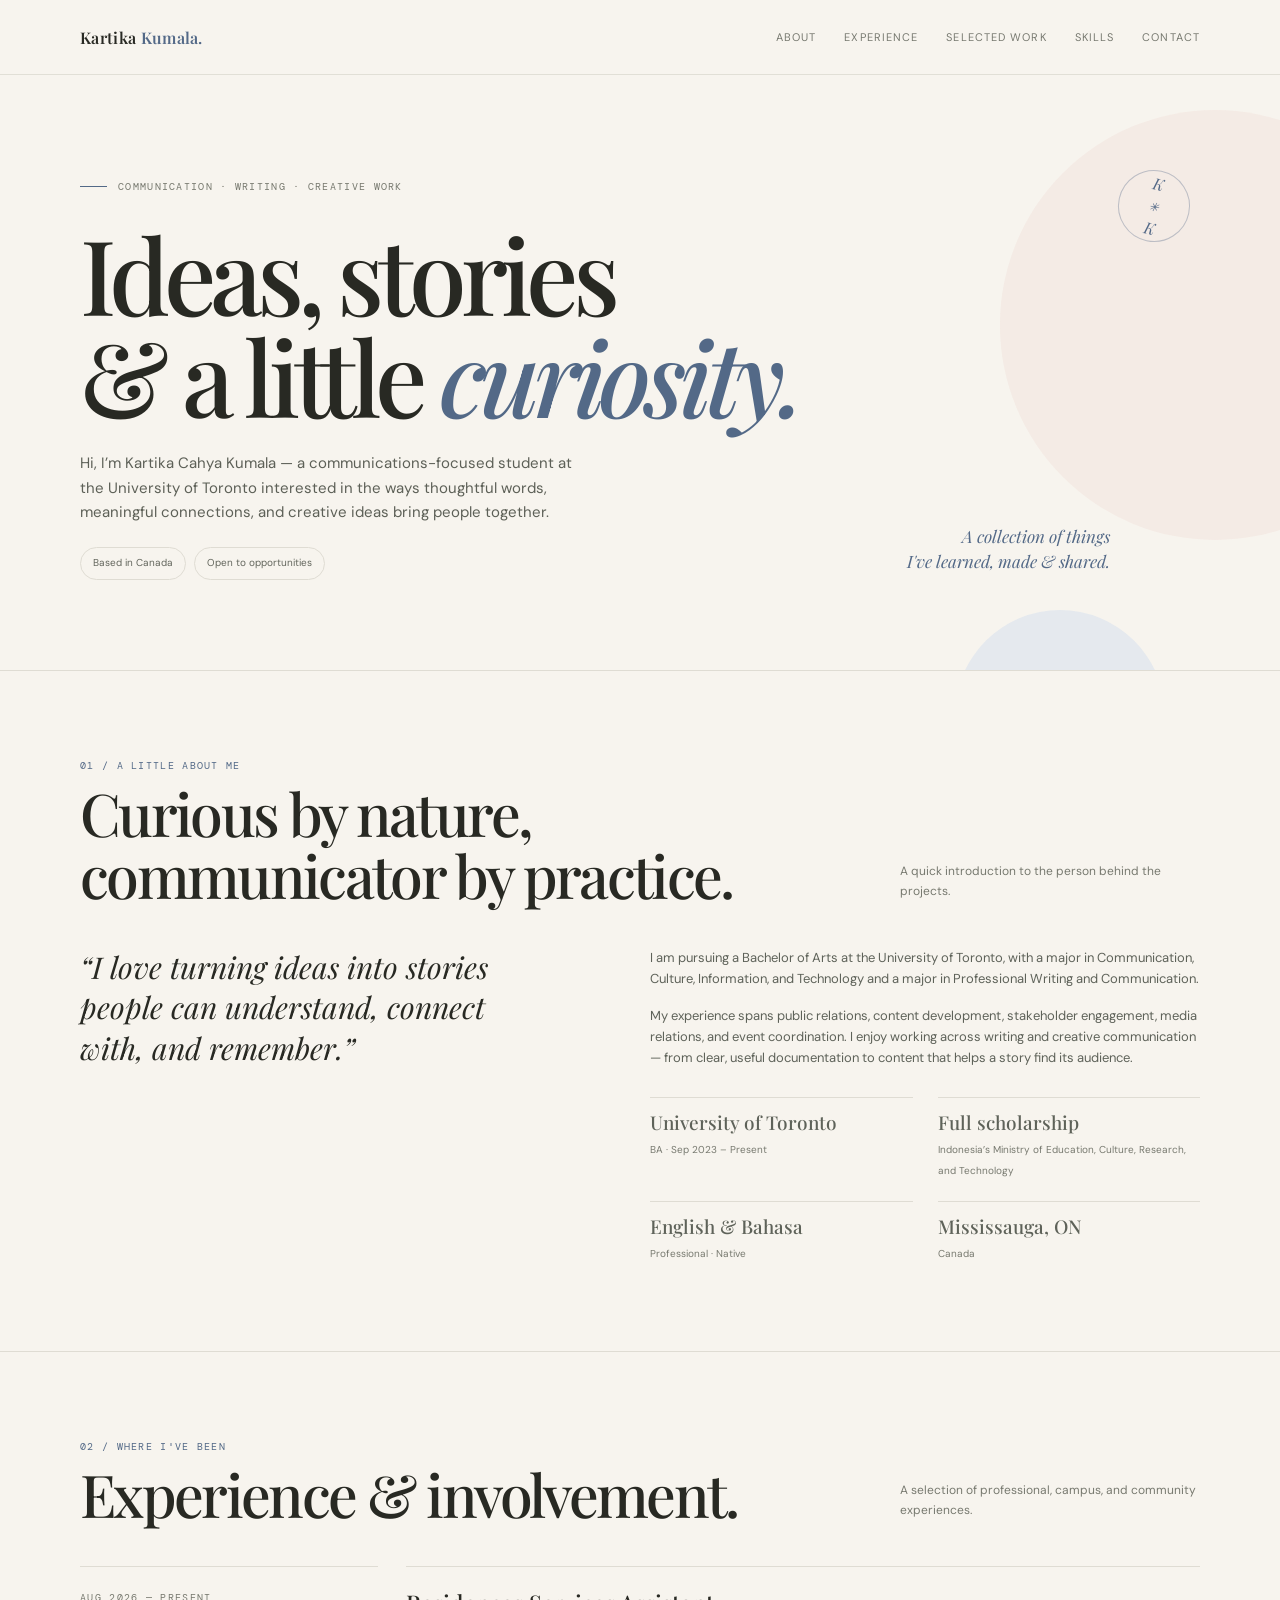
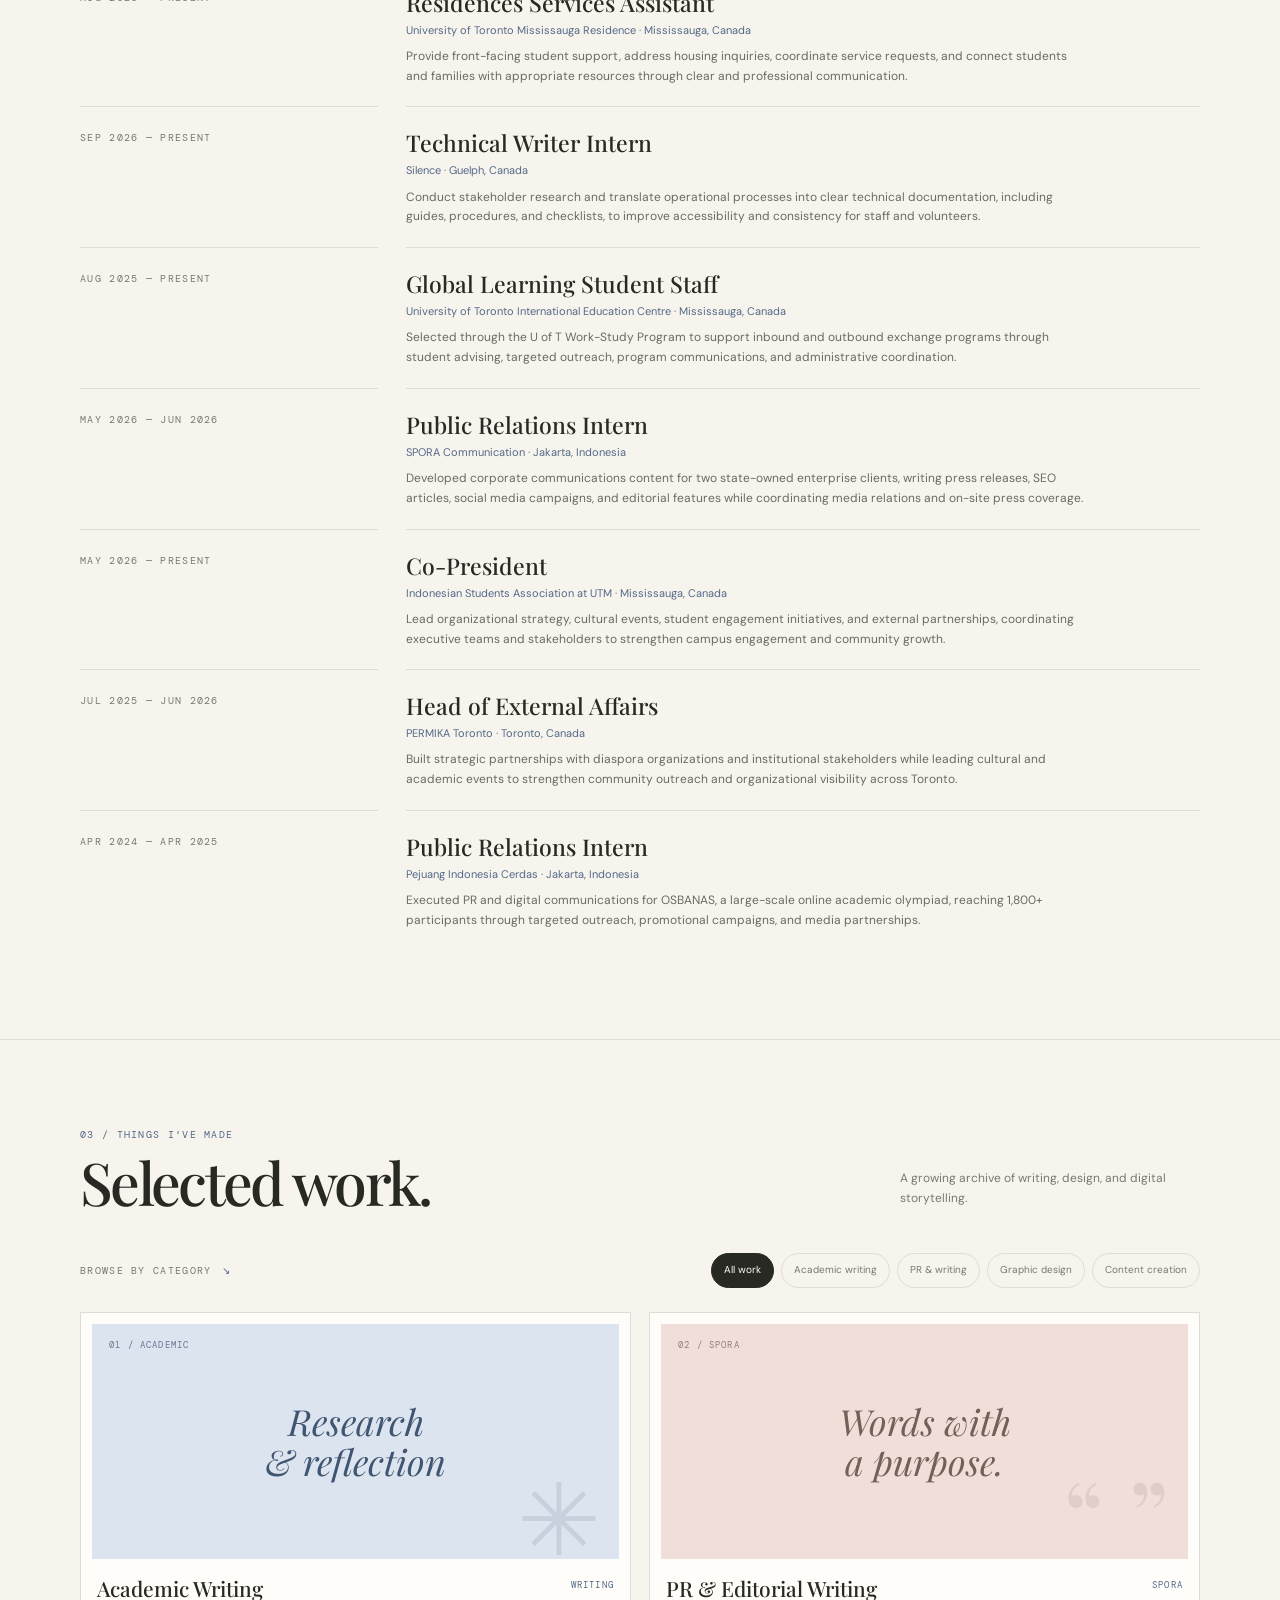
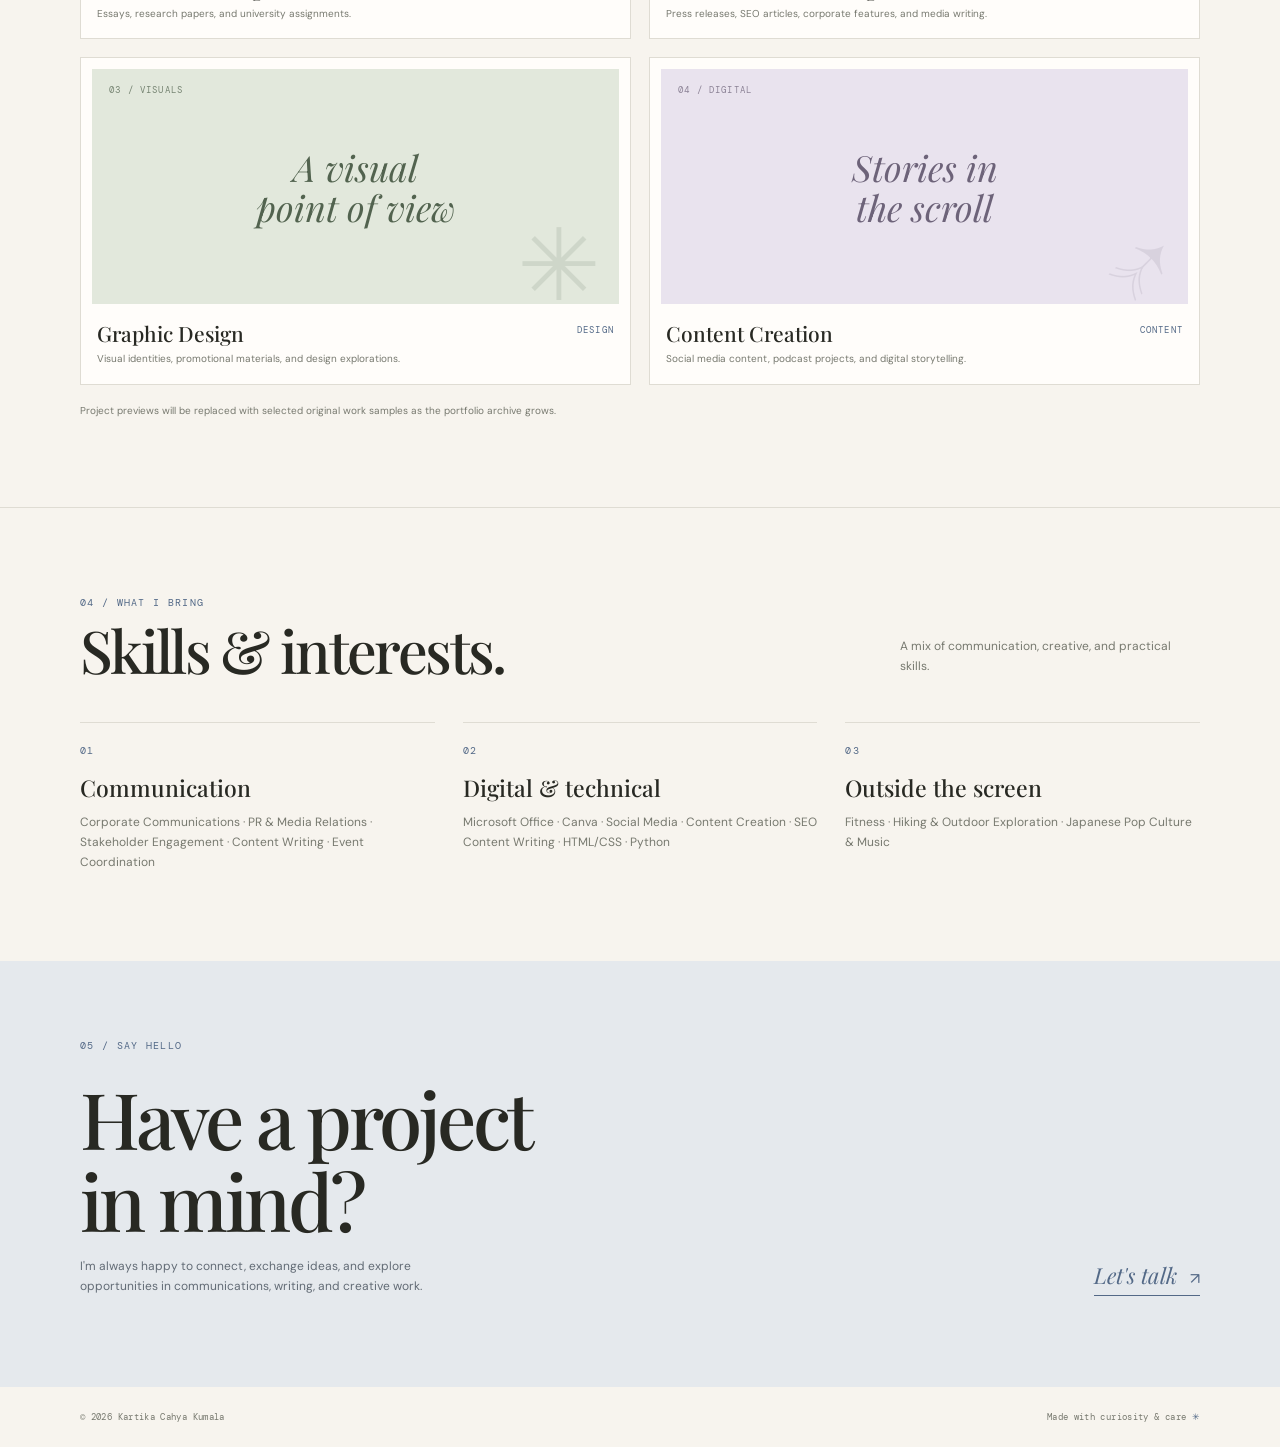
<file: index.html>
<!doctype html>
<html lang="en">
<head>
  <meta charset="utf-8">
  <meta name="viewport" content="width=device-width, initial-scale=1">
  <meta name="theme-color" content="#f7f4ee">
  <meta name="description" content="Portfolio of Kartika Cahya Kumala — communication, writing, and creative work.">
  <title>Kartika Cahya Kumala — Portfolio</title>
  <link rel="preconnect" href="https://fonts.googleapis.com">
  <link rel="preconnect" href="https://fonts.gstatic.com" crossorigin>
  <link href="https://fonts.googleapis.com/css2?family=DM+Mono:wght@400;500&family=DM+Sans:wght@400;500;600;700&family=Playfair+Display:ital,wght@0,500;0,600;1,500;1,600&display=swap" rel="stylesheet">
  <link rel="stylesheet" href="style.css">
</head>
<body>
  <header class="site-header">
    <div class="container nav">
      <a class="brand" href="#home">Kartika <span>Kumala.</span></a>
      <button class="menu-toggle" id="menuToggle" aria-expanded="false" aria-controls="siteNav">Menu <span>↗</span></button>
      <nav class="nav-links" id="siteNav" aria-label="Main navigation">
        <a href="#about">About</a><a href="#experience">Experience</a>
        <a href="#work">Selected work</a><a href="#skills">Skills</a><a href="#contact">Contact</a>
      </nav>
    </div>
  </header>

  <main>
    <section class="hero" id="home">
      <div class="container hero-inner">
        <div class="eyebrow"><span></span> Communication · Writing · Creative work</div>
        <h1>Ideas, stories<br>& a little <em>curiosity.</em></h1>
        <div class="hero-bottom">
          <div class="hero-intro">
            <p>Hi, I’m Kartika Cahya Kumala — a communications-focused student at the University of Toronto interested in the ways thoughtful words, meaningful connections, and creative ideas bring people together.</p>
            <div class="pills"><span>Based in Canada</span><span>Open to opportunities</span></div>
          </div>
          <p class="hero-note">A collection of things<br>I've learned, made & shared.</p>
        </div>
        <div class="hero-stamp" aria-hidden="true">K<span>✳</span>K</div>
      </div>
    </section>

    <section class="section" id="about">
      <div class="container">
        <div class="section-heading">
          <div><p class="section-number">01 / A little about me</p><h2>Curious by nature,<br>communicator by practice.</h2></div>
          <p class="section-aside">A quick introduction to the person behind the projects.</p>
        </div>
        <div class="about-grid">
          <p class="about-quote">“I love turning ideas into stories people can understand, connect with, and remember.”</p>
          <div class="about-copy">
            <p>I am pursuing a Bachelor of Arts at the University of Toronto, with a major in Communication, Culture, Information, and Technology and a major in Professional Writing and Communication.</p>
            <p>My experience spans public relations, content development, stakeholder engagement, media relations, and event coordination. I enjoy working across writing and creative communication — from clear, useful documentation to content that helps a story find its audience.</p>
            <div class="facts">
              <div><strong>University of Toronto</strong><span>BA · Sep 2023 – Present</span></div>
              <div><strong>Full scholarship</strong><span>Indonesia’s Ministry of Education, Culture, Research, and Technology</span></div>
              <div><strong>English & Bahasa</strong><span>Professional · Native</span></div>
              <div><strong>Mississauga, ON</strong><span>Canada</span></div>
            </div>
          </div>
        </div>
      </div>
    </section>

    <section class="section" id="experience">
      <div class="container">
        <div class="section-heading">
          <div><p class="section-number">02 / Where I've been</p><h2>Experience & involvement.</h2></div>
          <p class="section-aside">A selection of professional, campus, and community experiences.</p>
        </div>
        <div class="timeline">
          <div class="timeline-date">AUG 2026 — PRESENT</div>
          <div class="timeline-content">
            <h3>Residences Services Assistant</h3>
            <p class="organization">University of Toronto Mississauga Residence · Mississauga, Canada</p>
            <p>Provide front-facing student support, address housing inquiries, coordinate service requests, and connect students and families with appropriate resources through clear and professional communication.</p>
          </div>

          <div class="timeline-date">SEP 2026 — PRESENT</div>
          <div class="timeline-content">
            <h3>Technical Writer Intern</h3>
            <p class="organization">Silence · Guelph, Canada</p>
            <p>Conduct stakeholder research and translate operational processes into clear technical documentation, including guides, procedures, and checklists, to improve accessibility and consistency for staff and volunteers.</p>
          </div>

          <div class="timeline-date">AUG 2025 — PRESENT</div>
          <div class="timeline-content">
            <h3>Global Learning Student Staff</h3>
            <p class="organization">University of Toronto International Education Centre · Mississauga, Canada</p>
            <p>Selected through the U of T Work-Study Program to support inbound and outbound exchange programs through student advising, targeted outreach, program communications, and administrative coordination.</p>
          </div>

          <div class="timeline-date">MAY 2026 — JUN 2026</div>
          <div class="timeline-content">
            <h3>Public Relations Intern</h3>
            <p class="organization">SPORA Communication · Jakarta, Indonesia</p>
            <p>Developed corporate communications content for two state-owned enterprise clients, writing press releases, SEO articles, social media campaigns, and editorial features while coordinating media relations and on-site press coverage.</p>
          </div>

          <div class="timeline-date">MAY 2026 — PRESENT</div>
          <div class="timeline-content">
            <h3>Co-President</h3>
            <p class="organization">Indonesian Students Association at UTM · Mississauga, Canada</p>
            <p>Lead organizational strategy, cultural events, student engagement initiatives, and external partnerships, coordinating executive teams and stakeholders to strengthen campus engagement and community growth.</p>
          </div>

          <div class="timeline-date">JUL 2025 — JUN 2026</div>
          <div class="timeline-content">
            <h3>Head of External Affairs</h3>
            <p class="organization">PERMIKA Toronto · Toronto, Canada</p>
            <p>Built strategic partnerships with diaspora organizations and institutional stakeholders while leading cultural and academic events to strengthen community outreach and organizational visibility across Toronto.</p>
          </div>

          <div class="timeline-date">APR 2024 — APR 2025</div>
          <div class="timeline-content">
            <h3>Public Relations Intern</h3>
            <p class="organization">Pejuang Indonesia Cerdas · Jakarta, Indonesia</p>
            <p>Executed PR and digital communications for OSBANAS, a large-scale online academic olympiad, reaching 1,800+ participants through targeted outreach, promotional campaigns, and media partnerships.</p>
          </div>
        </div>
      </div>
    </section>

    <section class="section" id="work">
      <div class="container">
        <div class="section-heading">
          <div><p class="section-number">03 / Things I've made</p><h2>Selected work.</h2></div>
          <p class="section-aside">A growing archive of writing, design, and digital storytelling.</p>
        </div>

        <div class="work-toolbar">
          <span class="eyebrow small-eyebrow">Browse by category <b>↘</b></span>
          <div class="filters" role="group" aria-label="Filter projects">
            <button class="filter is-active" data-filter="all">All work</button>
            <button class="filter" data-filter="academic">Academic writing</button>
            <button class="filter" data-filter="writing">PR & writing</button>
            <button class="filter" data-filter="design">Graphic design</button>
            <button class="filter" data-filter="content">Content creation</button>
          </div>
        </div>

        <div class="work-grid">
          <article class="work-card" data-category="academic">
            <div class="work-art art-blue">
              <span class="art-index">01 / ACADEMIC</span>
              <span class="art-title">Research<br>& reflection</span>
              <span class="art-mark">✳</span>
            </div>
            <div class="work-info">
              <div><h3>Academic Writing</h3><p>Essays, research papers, and university assignments.</p></div>
              <span class="work-type">WRITING</span>
            </div>
          </article>

          <article class="work-card" data-category="writing">
            <div class="work-art art-pink">
              <span class="art-index">02 / SPORA</span>
              <span class="art-title">Words with<br>a purpose.</span>
              <span class="art-mark">“ ”</span>
            </div>
            <div class="work-info">
              <div><h3>PR & Editorial Writing</h3><p>Press releases, SEO articles, corporate features, and media writing.</p></div>
              <span class="work-type">SPORA</span>
            </div>
          </article>

          <article class="work-card" data-category="design">
            <div class="work-art art-green">
              <span class="art-index">03 / VISUALS</span>
              <span class="art-title">A visual<br>point of view</span>
              <span class="art-mark">✳</span>
            </div>
            <div class="work-info">
              <div><h3>Graphic Design</h3><p>Visual identities, promotional materials, and design explorations.</p></div>
              <span class="work-type">DESIGN</span>
            </div>
          </article>

          <article class="work-card" data-category="content">
            <div class="work-art art-lilac">
              <span class="art-index">04 / DIGITAL</span>
              <span class="art-title">Stories in<br>the scroll</span>
              <span class="art-mark">↗</span>
            </div>
            <div class="work-info">
              <div><h3>Content Creation</h3><p>Social media content, podcast projects, and digital storytelling.</p></div>
              <span class="work-type">CONTENT</span>
            </div>
          </article>
        </div>
        <p class="work-note">Project previews will be replaced with selected original work samples as the portfolio archive grows.</p>
      </div>
    </section>

    <section class="section" id="skills">
      <div class="container">
        <div class="section-heading">
          <div><p class="section-number">04 / What I bring</p><h2>Skills & interests.</h2></div>
          <p class="section-aside">A mix of communication, creative, and practical skills.</p>
        </div>
        <div class="skills-grid">
          <div class="skill"><span class="skill-no">01</span><h3>Communication</h3><p>Corporate Communications · PR & Media Relations · Stakeholder Engagement · Content Writing · Event Coordination</p></div>
          <div class="skill"><span class="skill-no">02</span><h3>Digital & technical</h3><p>Microsoft Office · Canva · Social Media · Content Creation · SEO Content Writing · HTML/CSS · Python</p></div>
          <div class="skill"><span class="skill-no">03</span><h3>Outside the screen</h3><p>Fitness · Hiking & Outdoor Exploration · Japanese Pop Culture & Music</p></div>
        </div>
      </div>
    </section>

    <section class="contact" id="contact">
      <div class="container contact-inner">
        <p class="section-number">05 / Say hello</p>
        <div class="contact-row">
          <div>
            <h2>Have a project<br>in mind?</h2>
            <p>I'm always happy to connect, exchange ideas, and explore opportunities in communications, writing, and creative work.</p>
          </div>
          <a class="contact-link" href="mailto:kartika.kumala@mail.utoronto.ca">Let's talk <span>↗</span></a>
        </div>
      </div>
    </section>
  </main>

  <footer class="container footer">
    <span>© 2026 Kartika Cahya Kumala</span>
    <span>Made with curiosity & care <i>✳</i></span>
  </footer>
  <script src="script.js"></script>
</body>
</html>
</file>
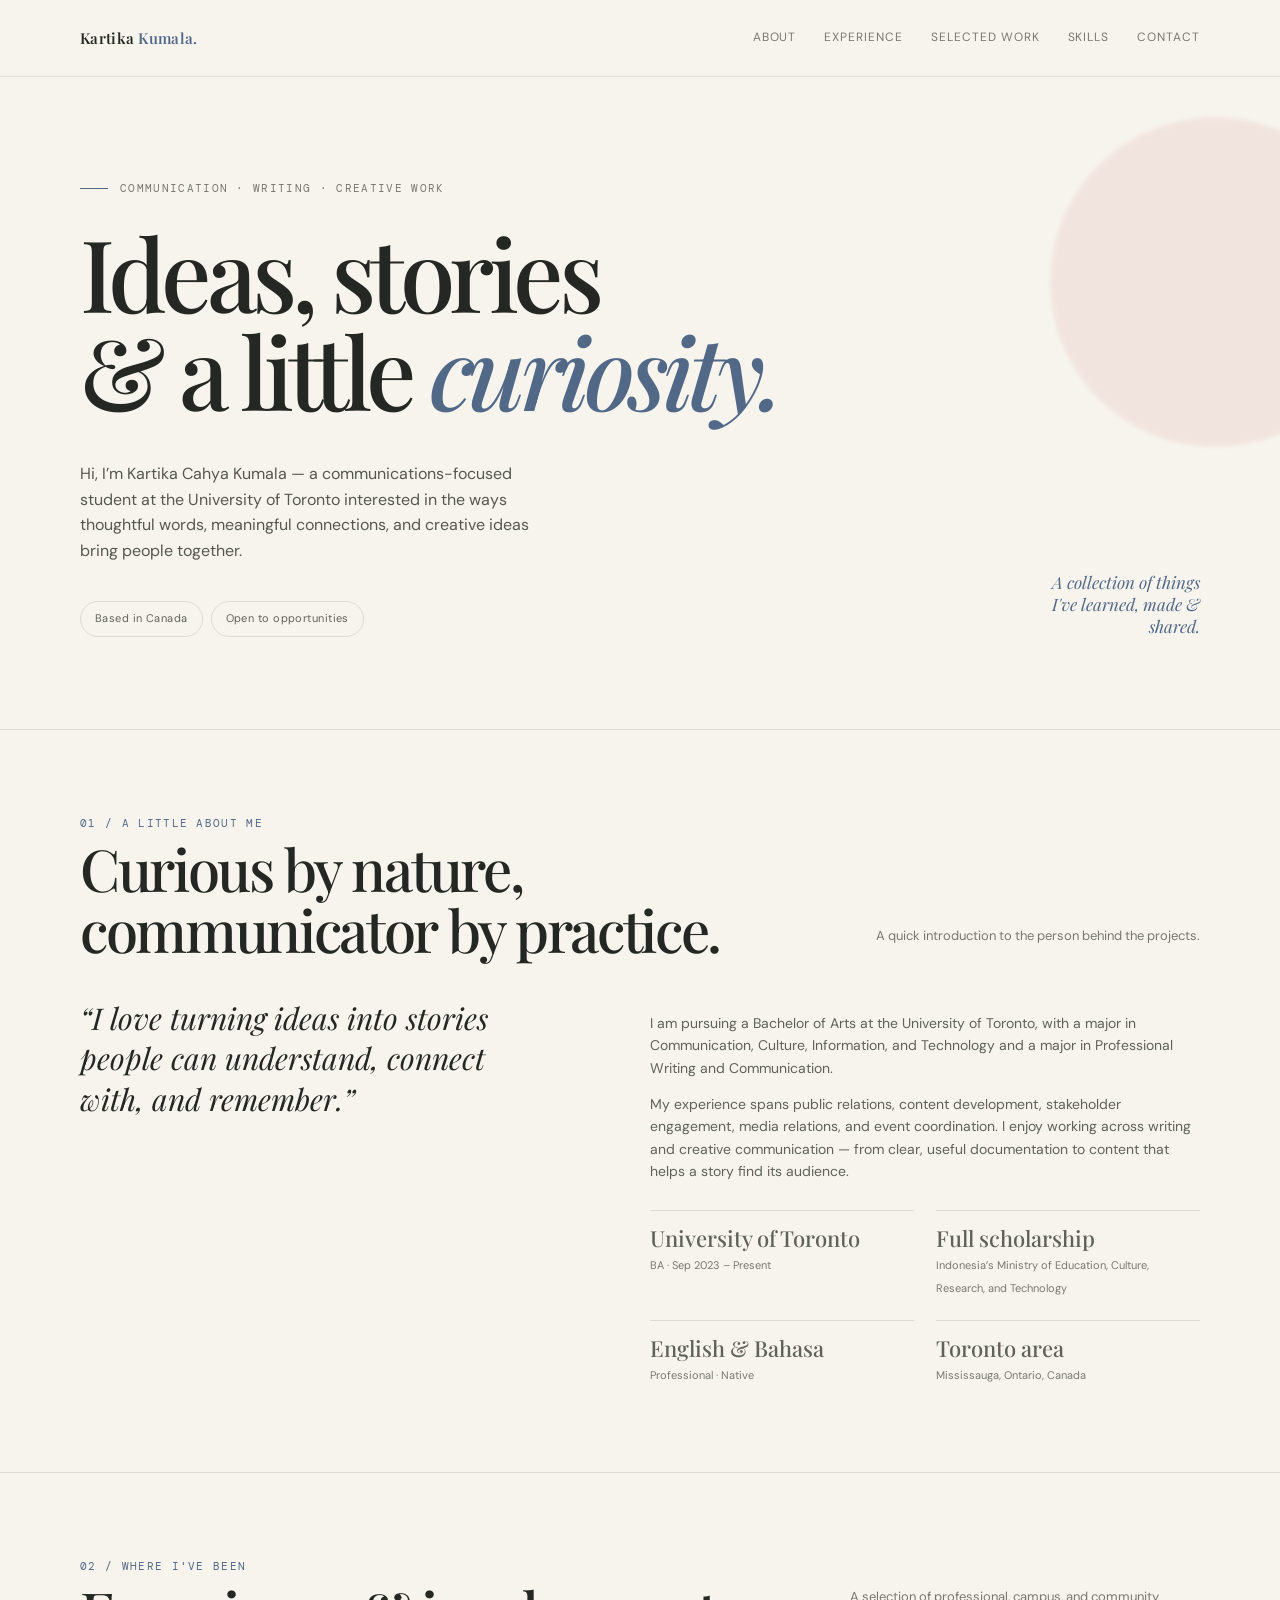
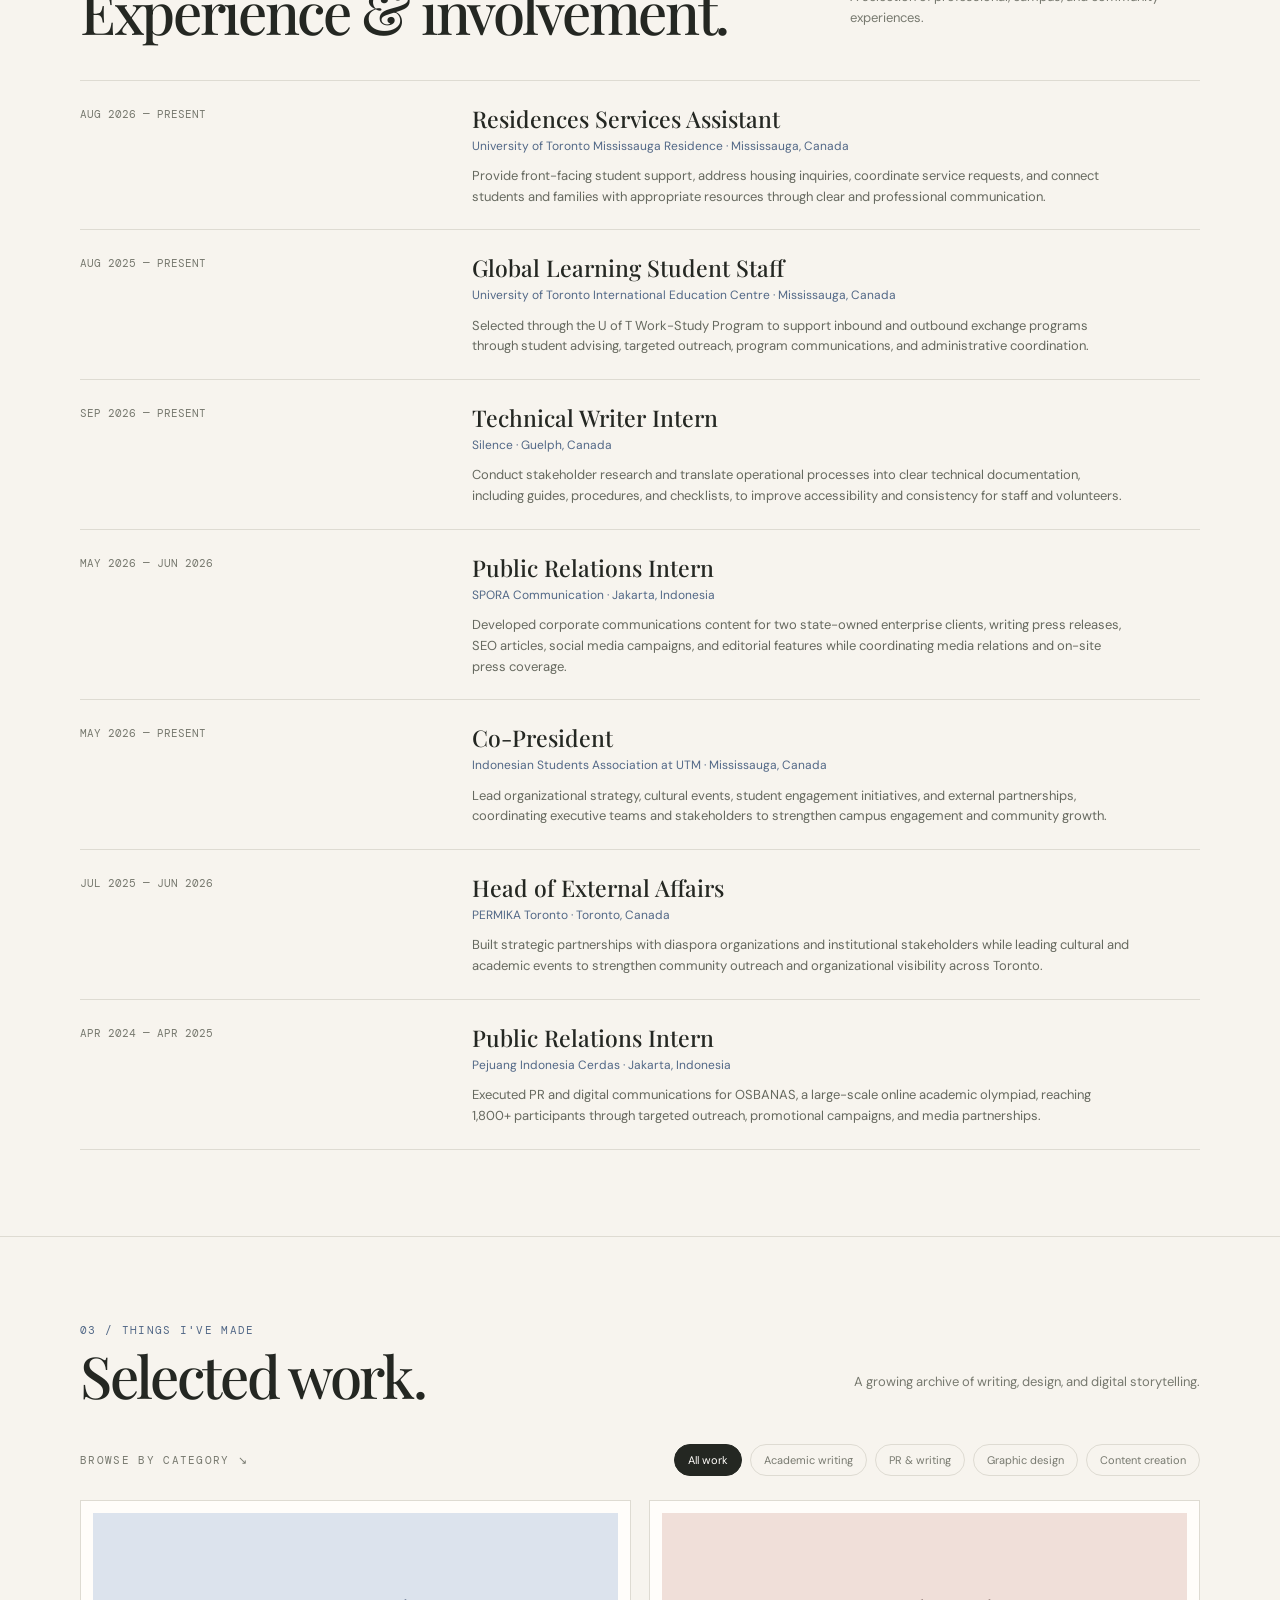
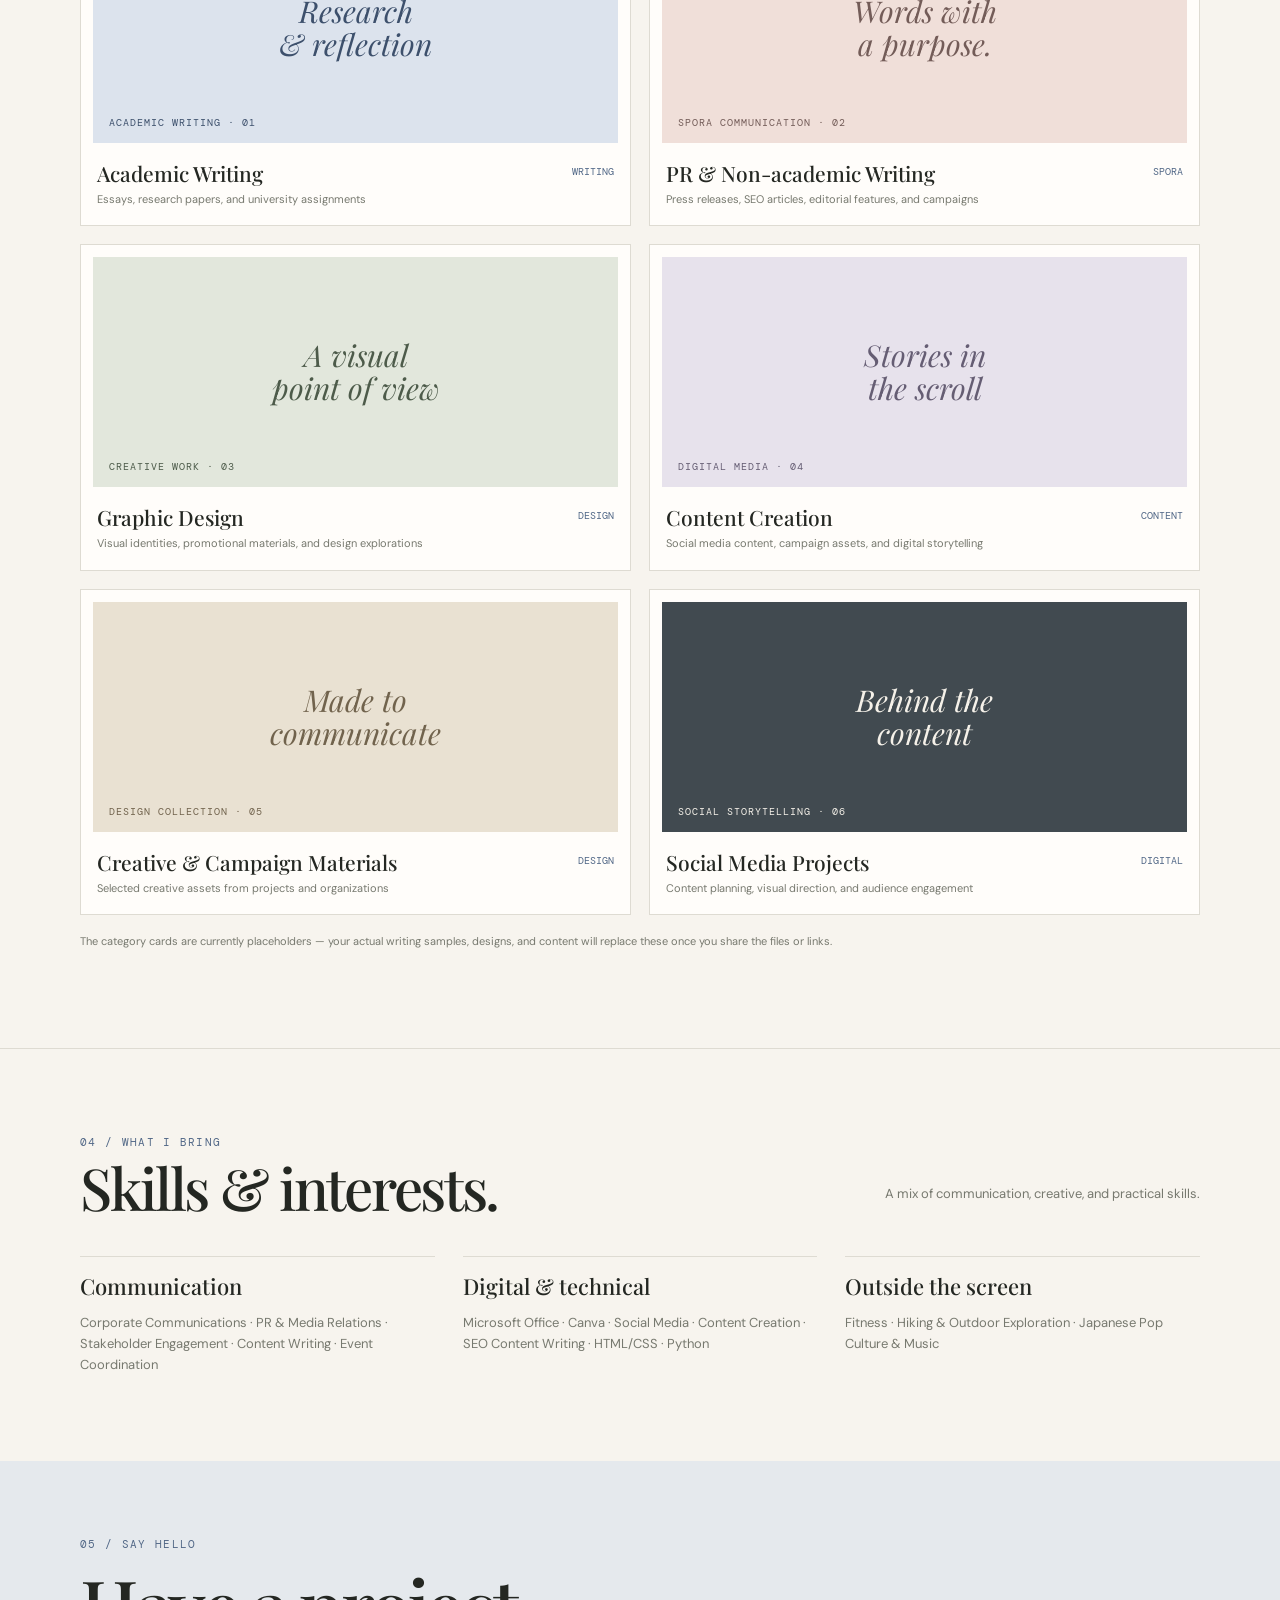
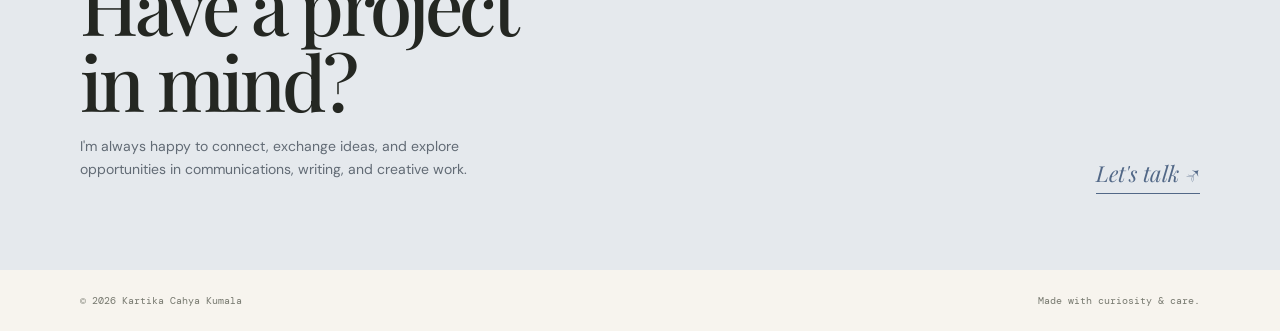
<file: kartika_portfolio_v1.html>
<!DOCTYPE html>
<html lang="en">
<head>
<meta charset="UTF-8">
<meta name="viewport" content="width=device-width, initial-scale=1.0">
<meta name="theme-color" content="#f7f4ee">
<title>Kartika Cahya Kumala — Portfolio</title>
<style>
@import url('https://fonts.googleapis.com/css2?family=DM+Mono:wght@400;500&family=DM+Sans:wght@400;500;600;700&family=Playfair+Display:ital,wght@0,500;0,600;1,500;1,600&display=swap');
:root{--paper:#f7f4ee;--ink:#242722;--muted:#77796f;--line:#dedbd2;--blue:#9aabc8;--blue-deep:#526887;--pink:#e8c8c1;--green:#cbd4c2;--white:#fffdfa;--serif:'Playfair Display',Georgia,serif;--sans:'DM Sans',Arial,sans-serif;--mono:'DM Mono',monospace}
*{box-sizing:border-box}html{scroll-behavior:smooth}body{margin:0;background:var(--paper);color:var(--ink);font-family:var(--sans);line-height:1.6}a{color:inherit;text-decoration:none}.wrap{width:min(1120px,calc(100% - 48px));margin:auto}
header{position:sticky;top:0;z-index:20;background:rgba(247,244,238,.9);backdrop-filter:blur(14px);border-bottom:1px solid rgba(222,219,210,.8)}
.nav{height:76px;display:flex;align-items:center;justify-content:space-between}.brand{font:600 15px var(--serif);letter-spacing:.02em}.brand span{color:var(--blue-deep)}.navlinks{display:flex;gap:28px;align-items:center;font-size:12px;letter-spacing:.08em;text-transform:uppercase}.navlinks a{color:var(--muted);transition:.2s}.navlinks a:hover{color:var(--ink)}.menu{display:none;border:1px solid var(--line);background:transparent;padding:8px 12px;border-radius:30px;font:inherit}
.hero{padding:104px 0 92px;position:relative;overflow:hidden}.hero:after{content:"";position:absolute;width:330px;height:330px;border-radius:50%;background:var(--pink);opacity:.34;right:-100px;top:40px;filter:blur(2px);z-index:-1}.eyebrow,.mono{font:11px var(--mono);letter-spacing:.12em;text-transform:uppercase;color:var(--muted)}.eyebrow{display:flex;gap:12px;align-items:center}.eyebrow:before{content:"";width:28px;height:1px;background:var(--blue-deep)}h1{font:500 clamp(52px,8vw,100px)/.98 var(--serif);letter-spacing:-.055em;margin:28px 0 26px;max-width:900px}h1 em{color:var(--blue-deep);font-weight:500}.hero-bottom{display:flex;justify-content:space-between;align-items:end;gap:32px}.intro{max-width:490px;font-size:16px;color:#55584f}.hero-note{font:italic 17px var(--serif);color:var(--blue-deep);max-width:190px;text-align:right}.pill{display:inline-flex;border:1px solid var(--line);border-radius:99px;padding:8px 14px;font-size:11px;letter-spacing:.04em;margin:22px 8px 0 0;color:#5e6259}
.section{padding:86px 0;border-top:1px solid var(--line)}.section-head{display:flex;justify-content:space-between;align-items:end;margin-bottom:38px;gap:20px}.section-kicker{font:11px var(--mono);color:var(--blue-deep);letter-spacing:.12em;text-transform:uppercase}.section h2{font:500 clamp(36px,5vw,58px)/1.05 var(--serif);letter-spacing:-.04em;margin:8px 0 0}.section-desc{max-width:350px;color:var(--muted);font-size:13px}
.about-grid{display:grid;grid-template-columns:1fr 1.1fr;gap:70px}.about-quote{font:italic 30px/1.35 var(--serif);max-width:440px}.about-copy{color:#5e6259;font-size:14px}.facts{display:grid;grid-template-columns:1fr 1fr;gap:22px;margin-top:28px}.fact{border-top:1px solid var(--line);padding-top:12px}.fact strong{display:block;font:22px var(--serif);font-weight:500}.fact span{font-size:11px;color:var(--muted)}
.timeline{display:grid;grid-template-columns:1fr 2fr;gap:28px;padding:22px 0;border-top:1px solid var(--line)}.timeline:last-child{border-bottom:1px solid var(--line)}.date{font:11px var(--mono);color:var(--muted);padding-top:4px}.role h3{font:23px var(--serif);font-weight:500;margin:0}.role .org{font-size:12px;color:var(--blue-deep);margin:3px 0 10px}.role p{font-size:13px;color:#66695f;margin:0;max-width:660px}
.work-intro{display:flex;justify-content:space-between;align-items:center;gap:20px;margin-bottom:24px}.filters{display:flex;gap:8px;flex-wrap:wrap}.filter{border:1px solid var(--line);background:transparent;border-radius:99px;padding:8px 13px;font:11px var(--sans);color:var(--muted);cursor:pointer}.filter.active,.filter:hover{background:var(--ink);color:var(--white);border-color:var(--ink)}
.work-grid{display:grid;grid-template-columns:repeat(2,1fr);gap:18px}.work-card{background:var(--white);border:1px solid var(--line);padding:12px;transition:transform .25s,box-shadow .25s}.work-card:hover{transform:translateY(-4px);box-shadow:0 14px 34px rgba(50,48,40,.07)}.work-art{height:230px;display:flex;align-items:center;justify-content:center;text-align:center;position:relative;overflow:hidden}.work-art .art-label{font:italic 30px/1.1 var(--serif);max-width:230px;z-index:1}.work-art small{position:absolute;bottom:14px;left:16px;font:10px var(--mono);letter-spacing:.1em;text-transform:uppercase}.art-blue{background:#dce3ed;color:#3d506c}.art-pink{background:#f0dfd9;color:#735c58}.art-green{background:#e2e7dc;color:#4d5b4a}.art-lilac{background:#e7e2ec;color:#655d73}.art-sand{background:#e9e1d2;color:#71634d}.art-dark{background:#414a50;color:#f5f1e9}.work-meta{display:flex;justify-content:space-between;gap:12px;padding:16px 4px 5px}.work-meta h3{font:21px var(--serif);font-weight:500;margin:0}.work-meta p{font-size:11px;color:var(--muted);margin:4px 0 0}.tag{font:10px var(--mono);color:var(--blue-deep);white-space:nowrap;padding-top:6px}.placeholder-note{font-size:11px;color:var(--muted);margin-top:18px}
.skills-grid{display:grid;grid-template-columns:repeat(3,1fr);gap:28px}.skill{border-top:1px solid var(--line);padding-top:14px}.skill h3{font:22px var(--serif);font-weight:500;margin:0 0 12px}.skill p{font-size:13px;color:var(--muted);margin:0}
.contact{background:#e5e9ed;padding:76px 0}.contact h2{font:500 clamp(42px,7vw,76px)/1 var(--serif);letter-spacing:-.05em;margin:16px 0}.contact-row{display:flex;justify-content:space-between;align-items:end;gap:20px}.contact p{max-width:420px;color:#626b75;font-size:14px}.contact-link{font:italic 22px var(--serif);border-bottom:1px solid var(--blue-deep);padding-bottom:5px;color:var(--blue-deep)}
footer{padding:24px 0;color:var(--muted);font:10px var(--mono);display:flex;justify-content:space-between;gap:12px}
@media(max-width:700px){.wrap{width:min(100% - 32px,560px)}.nav{height:66px}.menu{display:block}.navlinks{display:none;position:absolute;top:65px;left:0;right:0;background:var(--paper);padding:20px 24px 24px;border-bottom:1px solid var(--line);flex-direction:column;align-items:flex-start;gap:18px}.navlinks.open{display:flex}.hero{padding:76px 0 65px}h1{font-size:60px}.hero-bottom,.section-head,.contact-row{align-items:flex-start;flex-direction:column}.hero-note{text-align:left}.section{padding:64px 0}.about-grid{grid-template-columns:1fr;gap:24px}.about-quote{font-size:26px}.timeline{grid-template-columns:1fr;gap:8px}.work-intro{align-items:flex-start;flex-direction:column}.work-grid{grid-template-columns:1fr}.work-art{height:210px}.skills-grid{grid-template-columns:1fr;gap:20px}.contact{padding:60px 0}footer{flex-direction:column}}
</style>
</head>
<body>
<header><div class="wrap nav">
  <a class="brand" href="#home">Kartika <span>Kumala.</span></a>
  <button class="menu" id="menuBtn" aria-label="Toggle navigation">Menu ↗</button>
  <nav class="navlinks" id="navLinks">
    <a href="#about">About</a><a href="#experience">Experience</a><a href="#work">Selected work</a><a href="#skills">Skills</a><a href="#contact">Contact</a>
  </nav>
</div></header>
<main>
<section class="hero" id="home"><div class="wrap">
  <div class="eyebrow">Communication · Writing · Creative work</div>
  <h1>Ideas, stories<br>& a little <em>curiosity.</em></h1>
  <div class="hero-bottom">
    <div><p class="intro">Hi, I’m Kartika Cahya Kumala — a communications-focused student at the University of Toronto interested in the ways thoughtful words, meaningful connections, and creative ideas bring people together.</p>
    <span class="pill">Based in Canada</span><span class="pill">Open to opportunities</span></div>
    <div class="hero-note">A collection of things<br>I've learned, made & shared.</div>
  </div>
</div></section>
<section class="section" id="about"><div class="wrap">
  <div class="section-head"><div><div class="section-kicker">01 / A little about me</div><h2>Curious by nature,<br>communicator by practice.</h2></div><p class="section-desc">A quick introduction to the person behind the projects.</p></div>
  <div class="about-grid"><div class="about-quote">“I love turning ideas into stories people can understand, connect with, and remember.”</div>
  <div class="about-copy"><p>I am pursuing a Bachelor of Arts at the University of Toronto, with a major in Communication, Culture, Information, and Technology and a major in Professional Writing and Communication.</p><p>My experience spans public relations, content development, stakeholder engagement, media relations, and event coordination. I enjoy working across writing and creative communication — from clear, useful documentation to content that helps a story find its audience.</p><div class="facts">
    <div class="fact"><strong>University of Toronto</strong><span>BA · Sep 2023 – Present</span></div>
    <div class="fact"><strong>Full scholarship</strong><span>Indonesia’s Ministry of Education, Culture, Research, and Technology</span></div>
    <div class="fact"><strong>English & Bahasa</strong><span>Professional · Native</span></div>
    <div class="fact"><strong>Toronto area</strong><span>Mississauga, Ontario, Canada</span></div>
  </div></div></div>
</div></section>
<section class="section" id="experience"><div class="wrap">
  <div class="section-head"><div><div class="section-kicker">02 / Where I've been</div><h2>Experience & involvement.</h2></div><p class="section-desc">A selection of professional, campus, and community experiences.</p></div>
  <div class="timeline"><div class="date">AUG 2026 — PRESENT</div><div class="role"><h3>Residences Services Assistant</h3><div class="org">University of Toronto Mississauga Residence · Mississauga, Canada</div><p>Provide front-facing student support, address housing inquiries, coordinate service requests, and connect students and families with appropriate resources through clear and professional communication.</p></div></div>
  <div class="timeline"><div class="date">AUG 2025 — PRESENT</div><div class="role"><h3>Global Learning Student Staff</h3><div class="org">University of Toronto International Education Centre · Mississauga, Canada</div><p>Selected through the U of T Work-Study Program to support inbound and outbound exchange programs through student advising, targeted outreach, program communications, and administrative coordination.</p></div></div>
  <div class="timeline"><div class="date">SEP 2026 — PRESENT</div><div class="role"><h3>Technical Writer Intern</h3><div class="org">Silence · Guelph, Canada</div><p>Conduct stakeholder research and translate operational processes into clear technical documentation, including guides, procedures, and checklists, to improve accessibility and consistency for staff and volunteers.</p></div></div>
  <div class="timeline"><div class="date">MAY 2026 — JUN 2026</div><div class="role"><h3>Public Relations Intern</h3><div class="org">SPORA Communication · Jakarta, Indonesia</div><p>Developed corporate communications content for two state-owned enterprise clients, writing press releases, SEO articles, social media campaigns, and editorial features while coordinating media relations and on-site press coverage.</p></div></div>
  <div class="timeline"><div class="date">MAY 2026 — PRESENT</div><div class="role"><h3>Co-President</h3><div class="org">Indonesian Students Association at UTM · Mississauga, Canada</div><p>Lead organizational strategy, cultural events, student engagement initiatives, and external partnerships, coordinating executive teams and stakeholders to strengthen campus engagement and community growth.</p></div></div>
  <div class="timeline"><div class="date">JUL 2025 — JUN 2026</div><div class="role"><h3>Head of External Affairs</h3><div class="org">PERMIKA Toronto · Toronto, Canada</div><p>Built strategic partnerships with diaspora organizations and institutional stakeholders while leading cultural and academic events to strengthen community outreach and organizational visibility across Toronto.</p></div></div>
  <div class="timeline"><div class="date">APR 2024 — APR 2025</div><div class="role"><h3>Public Relations Intern</h3><div class="org">Pejuang Indonesia Cerdas · Jakarta, Indonesia</div><p>Executed PR and digital communications for OSBANAS, a large-scale online academic olympiad, reaching 1,800+ participants through targeted outreach, promotional campaigns, and media partnerships.</p></div></div>
</div></section>
<section class="section" id="work"><div class="wrap">
  <div class="section-head"><div><div class="section-kicker">03 / Things I've made</div><h2>Selected work.</h2></div><p class="section-desc">A growing archive of writing, design, and digital storytelling.</p></div>
  <div class="work-intro"><span class="mono">Browse by category ↘</span><div class="filters">
    <button class="filter active" data-filter="all">All work</button><button class="filter" data-filter="academic">Academic writing</button><button class="filter" data-filter="writing">PR & writing</button><button class="filter" data-filter="design">Graphic design</button><button class="filter" data-filter="content">Content creation</button>
  </div></div>
  <div class="work-grid">
    <article class="work-card" data-category="academic"><div class="work-art art-blue"><div class="art-label">Research<br>& reflection</div><small>Academic writing · 01</small></div><div class="work-meta"><div><h3>Academic Writing</h3><p>Essays, research papers, and university assignments</p></div><span class="tag">WRITING</span></div></article>
    <article class="work-card" data-category="writing"><div class="work-art art-pink"><div class="art-label">Words with<br>a purpose.</div><small>SPORA Communication · 02</small></div><div class="work-meta"><div><h3>PR & Non-academic Writing</h3><p>Press releases, SEO articles, editorial features, and campaigns</p></div><span class="tag">SPORA</span></div></article>
    <article class="work-card" data-category="design"><div class="work-art art-green"><div class="art-label">A visual<br>point of view</div><small>Creative work · 03</small></div><div class="work-meta"><div><h3>Graphic Design</h3><p>Visual identities, promotional materials, and design explorations</p></div><span class="tag">DESIGN</span></div></article>
    <article class="work-card" data-category="content"><div class="work-art art-lilac"><div class="art-label">Stories in<br>the scroll</div><small>Digital media · 04</small></div><div class="work-meta"><div><h3>Content Creation</h3><p>Social media content, campaign assets, and digital storytelling</p></div><span class="tag">CONTENT</span></div></article>
    <article class="work-card" data-category="design"><div class="work-art art-sand"><div class="art-label">Made to<br>communicate</div><small>Design collection · 05</small></div><div class="work-meta"><div><h3>Creative & Campaign Materials</h3><p>Selected creative assets from projects and organizations</p></div><span class="tag">DESIGN</span></div></article>
    <article class="work-card" data-category="content"><div class="work-art art-dark"><div class="art-label">Behind the<br>content</div><small>Social storytelling · 06</small></div><div class="work-meta"><div><h3>Social Media Projects</h3><p>Content planning, visual direction, and audience engagement</p></div><span class="tag">DIGITAL</span></div></article>
  </div>
  <p class="placeholder-note">The category cards are currently placeholders — your actual writing samples, designs, and content will replace these once you share the files or links.</p>
</div></section>
<section class="section" id="skills"><div class="wrap">
  <div class="section-head"><div><div class="section-kicker">04 / What I bring</div><h2>Skills & interests.</h2></div><p class="section-desc">A mix of communication, creative, and practical skills.</p></div>
  <div class="skills-grid">
    <div class="skill"><h3>Communication</h3><p>Corporate Communications · PR & Media Relations · Stakeholder Engagement · Content Writing · Event Coordination</p></div>
    <div class="skill"><h3>Digital & technical</h3><p>Microsoft Office · Canva · Social Media · Content Creation · SEO Content Writing · HTML/CSS · Python</p></div>
    <div class="skill"><h3>Outside the screen</h3><p>Fitness · Hiking & Outdoor Exploration · Japanese Pop Culture & Music</p></div>
  </div>
</div></section>
<section class="contact" id="contact"><div class="wrap">
  <div class="section-kicker">05 / Say hello</div><div class="contact-row"><div><h2>Have a project<br>in mind?</h2><p>I'm always happy to connect, exchange ideas, and explore opportunities in communications, writing, and creative work.</p></div><a class="contact-link" href="mailto:kartika.kumala@mail.utoronto.ca">Let's talk ↗</a></div>
</div></section>
</main>
<footer class="wrap"><span>© 2026 Kartika Cahya Kumala</span><span>Made with curiosity & care.</span></footer>
<script>
const menuBtn=document.getElementById('menuBtn'),nav=document.getElementById('navLinks');
menuBtn.addEventListener('click',()=>nav.classList.toggle('open'));
nav.querySelectorAll('a').forEach(a=>a.addEventListener('click',()=>nav.classList.remove('open')));
document.querySelectorAll('.filter').forEach(btn=>btn.addEventListener('click',()=>{
 document.querySelectorAll('.filter').forEach(b=>b.classList.remove('active'));btn.classList.add('active');
 const filter=btn.dataset.filter;
 document.querySelectorAll('.work-card').forEach(card=>card.style.display=(filter==='all'||card.dataset.category===filter)?'block':'none');
}));
</script>
</body>
</html>
</file>
<file: style.css>
:root {
  --paper: #f7f4ee;
  --ink: #282923;
  --muted: #77796f;
  --line: #dfdcd3;
  --blue: #dce4ef;
  --blue-deep: #536987;
  --pink: #f0dfd9;
  --green: #e2e8dc;
  --lilac: #e9e3ee;
  --white: #fffdfa;
  --serif: 'Playfair Display', Georgia, serif;
  --sans: 'DM Sans', Arial, sans-serif;
  --mono: 'DM Mono', monospace;
}

* {
  box-sizing: border-box;
}

html {
  scroll-behavior: smooth;
  scroll-padding-top: 82px;
}

body {
  margin: 0;
  background: var(--paper);
  color: var(--ink);
  font-family: var(--sans);
  line-height: 1.65;
}

a {
  color: inherit;
  text-decoration: none;
}

button {
  font: inherit;
}

.container {
  width: min(1120px, calc(100% - 48px));
  margin-inline: auto;
}

/* NAVIGATION */

.site-header {
  position: sticky;
  top: 0;
  z-index: 50;
  background: rgba(247, 244, 238, .94);
  backdrop-filter: blur(14px);
  border-bottom: 1px solid rgba(223, 220, 211, .85);
}

.nav {
  height: 74px;
  display: flex;
  align-items: center;
  justify-content: space-between;
}

.brand {
  font: 600 16px var(--serif);
  letter-spacing: .02em;
}

.brand span {
  color: var(--blue-deep);
}

.nav-links {
  display: flex;
  align-items: center;
  gap: 28px;
}

.nav-links a {
  font-size: 11px;
  letter-spacing: .1em;
  text-transform: uppercase;
  color: var(--muted);
  transition: color .2s;
}

.nav-links a:hover {
  color: var(--blue-deep);
}

.menu-toggle {
  display: none;
  border: 1px solid var(--line);
  background: transparent;
  border-radius: 99px;
  padding: 8px 14px;
  color: var(--ink);
}

/* HERO */

.hero {
  min-height: 590px;
  padding: 105px 0 90px;
  position: relative;
  overflow: hidden;
}

.hero:before {
  content: "";
  position: absolute;
  width: 430px;
  height: 430px;
  border-radius: 50%;
  background: var(--pink);
  opacity: .48;
  right: -150px;
  top: 35px;
  z-index: -1;
}

.hero:after {
  content: "";
  position: absolute;
  width: 210px;
  height: 210px;
  border-radius: 50%;
  background: var(--blue);
  opacity: .65;
  right: 115px;
  bottom: -150px;
  z-index: -1;
}

.eyebrow,
.section-number,
.timeline-date,
.art-index,
.work-type,
.skill-no {
  font: 10px var(--mono);
  letter-spacing: .13em;
  text-transform: uppercase;
  color: var(--muted);
}

.eyebrow {
  display: flex;
  align-items: center;
  gap: 11px;
}

.eyebrow > span {
  width: 27px;
  height: 1px;
  background: var(--blue-deep);
}

h1 {
  font: 500 clamp(58px, 8.7vw, 104px)/.98 var(--serif);
  letter-spacing: -.06em;
  margin: 29px 0 25px;
  max-width: 900px;
}

h1 em {
  color: var(--blue-deep);
  font-weight: 500;
}

.hero-bottom {
  display: flex;
  justify-content: space-between;
  align-items: flex-end;
  gap: 30px;
}

.hero-intro {
  max-width: 510px;
}

.hero-intro > p {
  font-size: 15px;
  color: #5d6057;
  max-width: 500px;
  margin: 0;
}

.pills {
  display: flex;
  gap: 8px;
  flex-wrap: wrap;
  margin-top: 22px;
}

.pills span {
  border: 1px solid var(--line);
  border-radius: 99px;
  padding: 7px 12px;
  font-size: 10px;
  color: #62655c;
}

.hero-note {
  font: italic 17px/1.5 var(--serif);
  color: var(--blue-deep);
  text-align: right;
  margin: 0 8% 5px 0;
}

.hero-stamp {
  position: absolute;
  right: 7%;
  top: 95px;
  width: 72px;
  height: 72px;
  border: 1px solid rgba(83, 105, 135, .35);
  border-radius: 50%;
  display: grid;
  place-items: center;
  font: italic 16px var(--serif);
  color: var(--blue-deep);
  transform: rotate(12deg);
}

.hero-stamp span {
  font-size: 12px;
  margin: 0 2px;
}

/* GENERAL SECTIONS */

.section {
  padding: 88px 0;
  border-top: 1px solid var(--line);
}

.section-heading {
  display: flex;
  justify-content: space-between;
  align-items: flex-end;
  gap: 25px;
  margin-bottom: 40px;
}

.section-number {
  color: var(--blue-deep);
  margin: 0 0 10px;
}

.section h2,
.contact h2 {
  font: 500 clamp(38px, 5vw, 59px)/1.06 var(--serif);
  letter-spacing: -.045em;
  margin: 0;
}

.section-aside {
  max-width: 300px;
  color: var(--muted);
  font-size: 12px;
  margin: 0 0 5px;
}

/* ABOUT */

.about-grid {
  display: grid;
  grid-template-columns: 1fr 1.1fr;
  gap: 70px;
}

.about-quote {
  font: italic 30px/1.35 var(--serif);
  max-width: 430px;
  margin: 0;
}

.about-copy {
  font-size: 13px;
  color: #5e6259;
}

.about-copy p {
  margin: 0 0 15px;
}

.facts {
  display: grid;
  grid-template-columns: 1fr 1fr;
  gap: 20px 25px;
  margin-top: 28px;
}

.facts > div {
  border-top: 1px solid var(--line);
  padding-top: 11px;
}

.facts strong {
  display: block;
  font: 500 19px var(--serif);
  margin-bottom: 3px;
}

.facts span {
  font-size: 10px;
  color: var(--muted);
}

/* EXPERIENCE */

.timeline {
  display: grid;
  grid-template-columns: minmax(150px, .75fr) 2fr;
  column-gap: 28px;
}

.timeline-date,
.timeline-content {
  border-top: 1px solid var(--line);
  padding: 20px 0;
}

.timeline-date {
  padding-top: 24px;
}

.timeline-content h3 {
  font: 500 23px var(--serif);
  margin: 0;
}

.timeline-content p {
  font-size: 12px;
  color: #686b62;
  margin: 8px 0 0;
  max-width: 680px;
}

.timeline-content .organization {
  color: var(--blue-deep);
  font-size: 11px;
  margin-top: 3px;
}

/* PORTFOLIO */

.work-toolbar {
  display: flex;
  justify-content: space-between;
  align-items: center;
  gap: 20px;
  margin-bottom: 24px;
}

.small-eyebrow {
  font-size: 10px;
}

.small-eyebrow b {
  color: var(--blue-deep);
  font-weight: 400;
}

.filters {
  display: flex;
  gap: 7px;
  flex-wrap: wrap;
}

.filter {
  border: 1px solid var(--line);
  background: transparent;
  border-radius: 99px;
  padding: 8px 12px;
  font-size: 10px;
  color: var(--muted);
  cursor: pointer;
  transition: .2s;
}

.filter:hover,
.filter.is-active {
  background: var(--ink);
  color: var(--white);
  border-color: var(--ink);
}

.work-grid {
  display: grid;
  grid-template-columns: repeat(2, minmax(0, 1fr));
  gap: 18px;
}

.work-card {
  background: var(--white);
  border: 1px solid var(--line);
  padding: 11px;
  min-width: 0;
  transition: transform .25s, box-shadow .25s;
}

.work-card:hover {
  transform: translateY(-4px);
  box-shadow: 0 15px 35px rgba(50, 48, 40, .07);
}

.work-art {
  height: 235px;
  position: relative;
  overflow: hidden;
  display: flex;
  align-items: center;
  justify-content: center;
  text-align: center;
}

.art-blue {
  background: var(--blue);
  color: #405571;
}

.art-pink {
  background: var(--pink);
  color: #765e59;
}

.art-green {
  background: var(--green);
  color: #52634f;
}

.art-lilac {
  background: var(--lilac);
  color: #6d6379;
}

.art-index {
  position: absolute;
  left: 17px;
  top: 15px;
  color: currentColor;
  opacity: .75;
  font-size: 9px;
}

.art-title {
  font: italic clamp(27px, 3vw, 36px)/1.12 var(--serif);
  position: relative;
  z-index: 1;
}

.art-mark {
  position: absolute;
  right: 18px;
  bottom: 0;
  font: 100px/.9 var(--serif);
  opacity: .13;
}

.work-info {
  display: flex;
  justify-content: space-between;
  gap: 12px;
  padding: 15px 5px 5px;
}

.work-info h3 {
  font: 500 21px var(--serif);
  margin: 0;
}

.work-info p {
  font-size: 10px;
  color: var(--muted);
  margin: 4px 0 0;
}

.work-type {
  color: var(--blue-deep);
  white-space: nowrap;
  padding-top: 5px;
  font-size: 9px;
}

.work-note {
  font-size: 10px;
  color: var(--muted);
  margin: 18px 0 0;
}

/* SKILLS */

.skills-grid {
  display: grid;
  grid-template-columns: repeat(3, minmax(0, 1fr));
  gap: 28px;
}

.skill {
  border-top: 1px solid var(--line);
  padding-top: 13px;
}

.skill-no {
  color: var(--blue-deep);
}

.skill h3 {
  font: 500 23px var(--serif);
  margin: 10px 0;
}

.skill p {
  font-size: 12px;
  color: var(--muted);
  margin: 0;
}

/* CONTACT */

.contact {
  background: #e5e9ed;
  padding: 78px 0;
}

.contact-inner {
  position: relative;
}

.contact-row {
  display: flex;
  justify-content: space-between;
  align-items: flex-end;
  gap: 25px;
}

.contact h2 {
  font-size: clamp(46px, 7vw, 78px);
  margin: 15px 0;
}

.contact-row > div > p {
  font-size: 12px;
  color: #626b75;
  max-width: 410px;
}

.contact-link {
  font: italic 22px var(--serif);
  color: var(--blue-deep);
  border-bottom: 1px solid var(--blue-deep);
  padding-bottom: 5px;
  margin-bottom: 13px;
}

.contact-link span {
  font: 16px var(--sans);
  margin-left: 7px;
}

/* FOOTER */

.footer {
  display: flex;
  justify-content: space-between;
  gap: 15px;
  padding-block: 24px;
  color: var(--muted);
  font: 9px var(--mono);
  letter-spacing: .04em;
}

.footer i {
  color: var(--blue-deep);
  font-style: normal;
}

/* MOBILE RESPONSIVE */

@media (max-width: 760px) {
  .container {
    width: calc(100% - 36px);
  }

  .nav {
    height: 66px;
  }

  .menu-toggle {
    display: block;
  }

  .nav-links {
    display: none;
    position: absolute;
    top: 65px;
    left: 0;
    right: 0;
    background: var(--paper);
    padding: 20px 22px 24px;
    border-bottom: 1px solid var(--line);
    flex-direction: column;
    align-items: flex-start;
    gap: 17px;
  }

  .nav-links.is-open {
    display: flex;
  }

  .hero {
    min-height: 0;
    padding: 78px 0 68px;
  }

  .hero:before {
    width: 280px;
    height: 280px;
    right: -145px;
    top: 70px;
  }

  h1 {
    font-size: clamp(55px, 13vw, 76px);
  }

  .hero-stamp {
    width: 54px;
    height: 54px;
    right: 9%;
    top: 48px;
    font-size: 12px;
  }

  .hero-bottom,
  .section-heading,
  .contact-row {
    align-items: flex-start;
    flex-direction: column;
  }

  .hero-note {
    text-align: left;
    margin: 10px 0 0;
  }

  .section {
    padding: 65px 0;
  }

  .section-heading {
    margin-bottom: 28px;
  }

  .section-aside {
    max-width: 420px;
  }

  .about-grid {
    grid-template-columns: 1fr;
    gap: 25px;
  }

  .about-quote {
    font-size: 26px;
  }

  .timeline {
    grid-template-columns: 1fr;
    column-gap: 0;
  }

  .timeline-date {
    border-top: 0;
    padding: 17px 0 0;
  }

  .timeline-content {
    padding: 5px 0 20px;
  }

  .timeline-content h3 {
    font-size: 21px;
  }

  .work-toolbar {
    align-items: flex-start;
    flex-direction: column;
  }

  .work-grid {
    grid-template-columns: 1fr;
  }

  .work-art {
    height: 220px;
  }

  .skills-grid {
    grid-template-columns: 1fr;
    gap: 22px;
  }

  .contact {
    padding: 62px 0;
  }

  .contact-link {
    margin-top: 8px;
  }

  .footer {
    flex-direction: column;
  }
}

@media (prefers-reduced-motion: reduce) {
  html {
    scroll-behavior: auto;
  }

  *,
  *::before,
  *::after {
    transition: none !important;
  }
}
</file>
